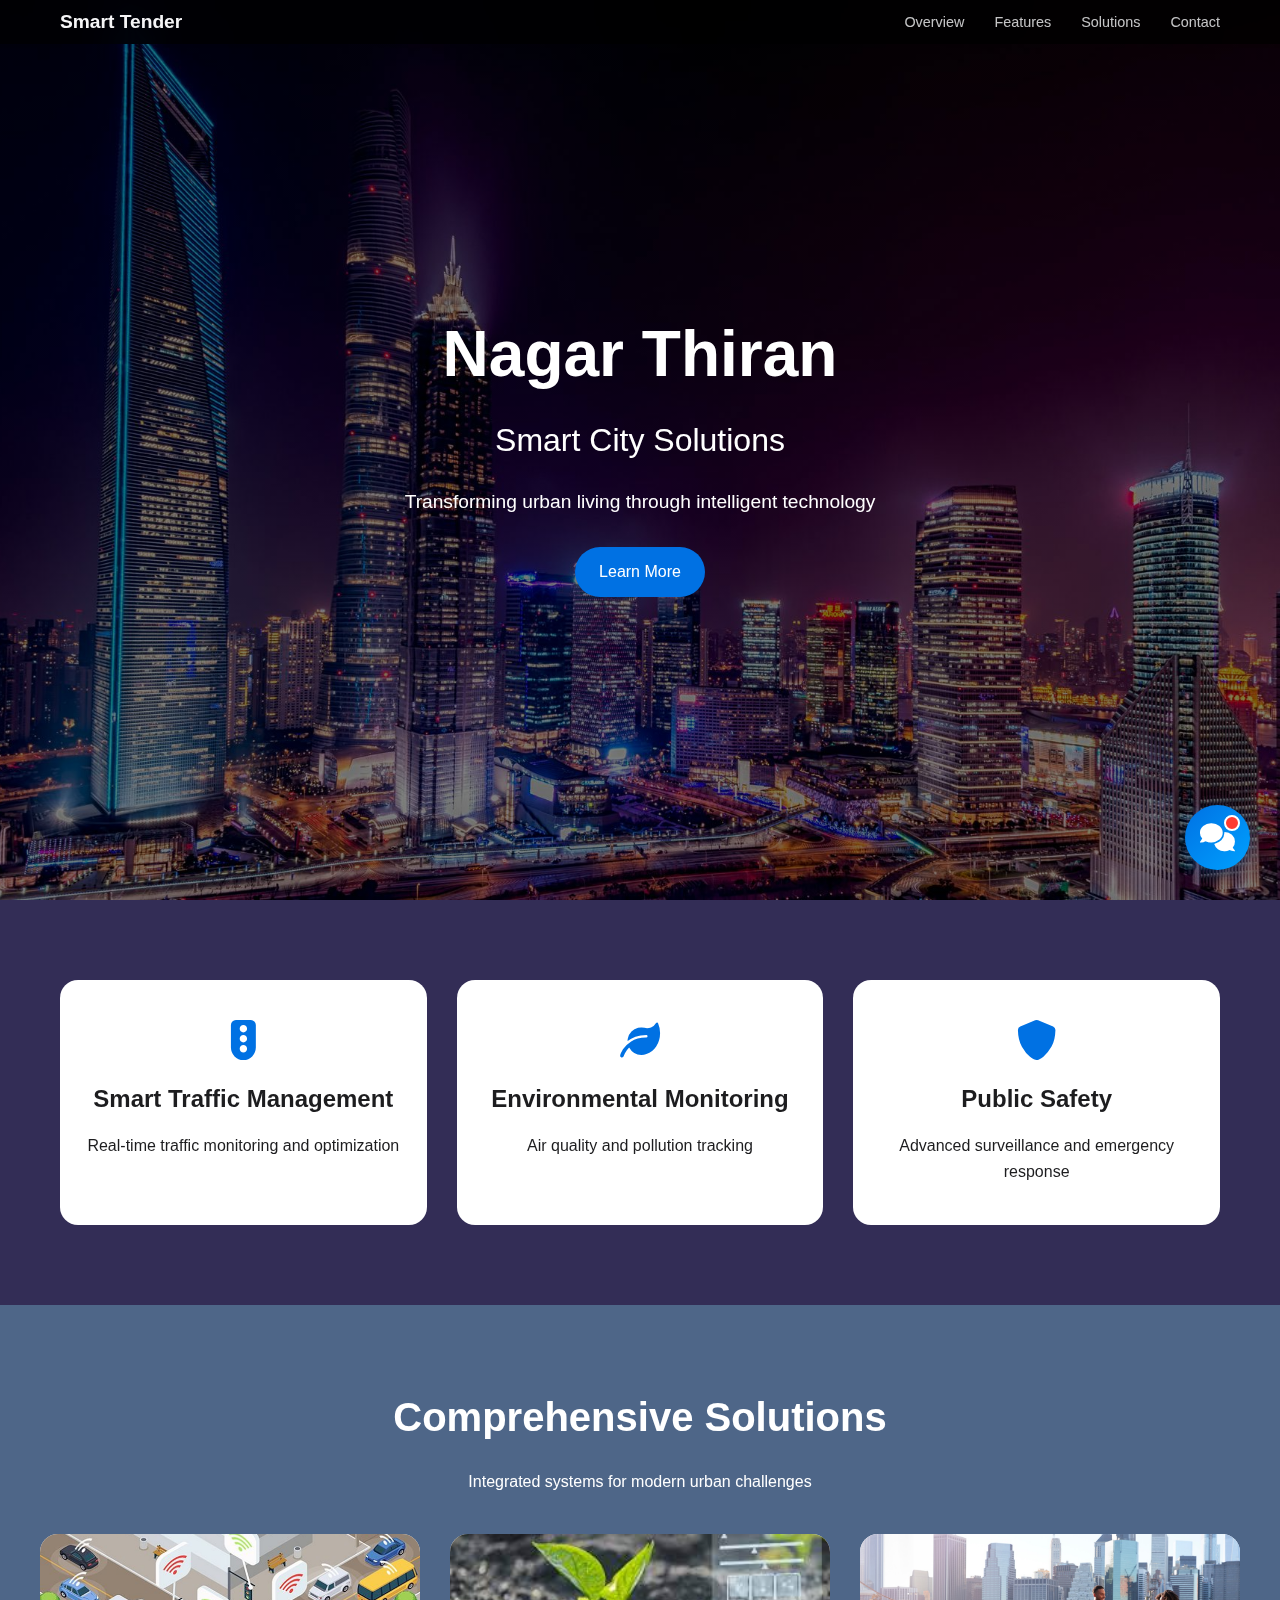
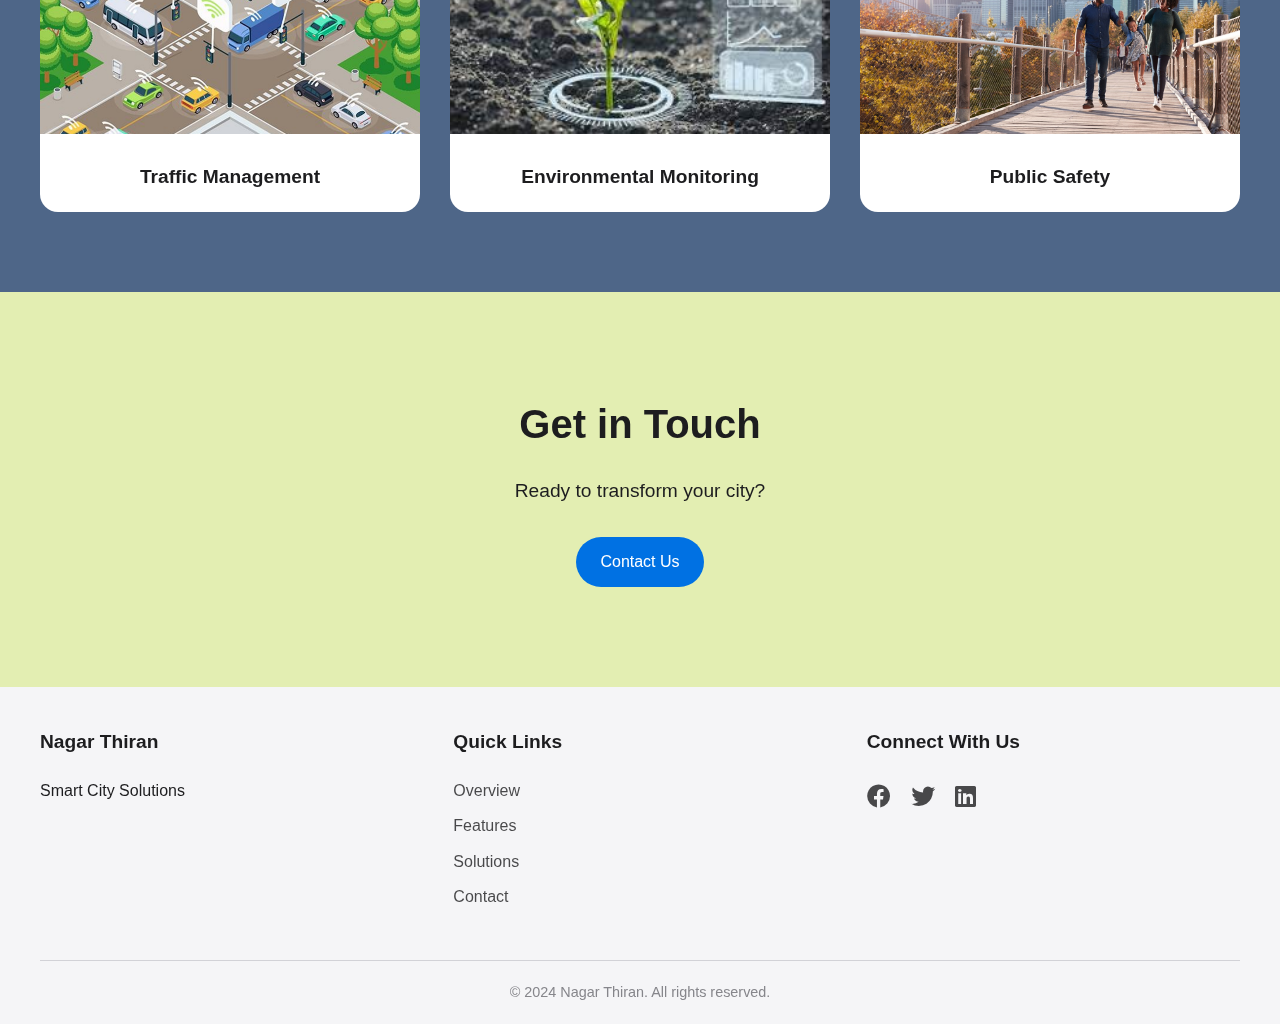
<file: index.html>
<!DOCTYPE html>
<html lang="en">
<head>
    <meta charset="UTF-8">
    <meta name="viewport" content="width=device-width, initial-scale=1.0">
    <title>Nagar Thiran - Smart City Solutions</title>
    <link rel="stylesheet" href="styles.css">
    <link rel="stylesheet" href="https://cdnjs.cloudflare.com/ajax/libs/font-awesome/6.0.0/css/all.min.css">
</head>
<body>
    <!-- Navigation -->
    <nav class="nav-wrapper">
        <div class="nav-content">
            <a href="#" class="logo">Smart Tender</a>
            <ul class="nav-links">
                <li><a href="#overview">Overview</a></li>
                <li><a href="#features">Features</a></li>
                <li><a href="#solutions">Solutions</a></li>
                <li><a href="#contact">Contact</a></li>
            </ul>
        </div>
    </nav>

    <!-- Hero Section -->
    <section class="hero">
        <div class="hero-content">
            <h1>Nagar Thiran</h1>
            <h2>Smart City Solutions</h2>
            <p>Transforming urban living through intelligent technology</p>
            <a href="#learn-more" class="cta-button">Learn More</a>
        </div>
    </section>

    <!-- Features Grid -->
    <section class="features-grid">
        <div class="feature-card">
            <i class="fas fa-traffic-light"></i>
            <h3>Smart Traffic Management</h3>
            <p>Real-time traffic monitoring and optimization</p>
        </div>
        <div class="feature-card">
            <i class="fas fa-leaf"></i>
            <h3>Environmental Monitoring</h3>
            <p>Air quality and pollution tracking</p>
        </div>
        <div class="feature-card">
            <i class="fas fa-shield-alt"></i>
            <h3>Public Safety</h3>
            <p>Advanced surveillance and emergency response</p>
        </div>
    </section>

    <!-- Solutions Section -->
    <section class="solutions">
        <div class="solution-content">
            <h2 style="color: white;">Comprehensive Solutions</h2>
            <p style="color: white;">Integrated systems for modern urban challenges</p>
            <div class="solution-grid">
                <div class="solution-item">
                    <img src="images/traffic.jpg" alt="Traffic Management">
                    <h3>Traffic Management</h3>
                </div>
                <div class="solution-item">
                    <img src="images/environment.jpeg" alt="Environmental Monitoring">
                    <h3>Environmental Monitoring</h3>
                </div>
                <div class="solution-item">
                    <img src="images/safety.jpg" alt="Public Safety">
                    <h3>Public Safety</h3>
                </div>
            </div>
        </div>
    </section>

    <!-- Contact Section -->
    <section class="contact">
        <div class="contact-content">
            <h2>Get in Touch</h2>
            <p>Ready to transform your city?</p>
            <a href="#contact-form" class="cta-button">Contact Us</a>
        </div>
    </section>

    <!-- Footer -->
    <footer>
        <div class="footer-content">
            <div class="footer-section">
                <h4>Nagar Thiran</h4>
                <p>Smart City Solutions</p>
            </div>
            <div class="footer-section">
                <h4>Quick Links</h4>
                <ul>
                    <li><a href="#overview">Overview</a></li>
                    <li><a href="#features">Features</a></li>
                    <li><a href="#solutions">Solutions</a></li>
                    <li><a href="#contact">Contact</a></li>
                </ul>
            </div>
            <div class="footer-section">
                <h4>Connect With Us</h4>
                <div class="social-links">
                    <a href="#"><i class="fab fa-facebook"></i></a>
                    <a href="#"><i class="fab fa-twitter"></i></a>
                    <a href="#"><i class="fab fa-linkedin"></i></a>
                </div>
            </div>
        </div>
        <div class="footer-bottom">
            <p>&copy; 2024 Nagar Thiran. All rights reserved.</p>
        </div>
    </footer>

    <!-- Chatbot Icon and Interface -->
    <div class="chatbot-container">
        <div class="chatbot-icon">
            <a href="#" class="chatbot-button" onclick="toggleChat()">
                <i class="fas fa-comments"></i>
            </a>
        </div>
        <div class="chatbot-interface" id="chatbot-interface">
            <div class="chatbot-header">
                <h3>NagarTiran AI Assistant</h3>
                <button class="close-button" onclick="toggleChat()">
                    <i class="fas fa-times"></i>
                </button>
            </div>
            <iframe
                src="https://www.chatbase.co/chatbot-iframe/b0SBKaO7w-11dHAyxvKvQ"
                frameborder="0"
                width="100%"
                height="500px"
                class="chatbot-frame"
            ></iframe>
        </div>
    </div>

    <script>
        function toggleChat() {
            const chatInterface = document.getElementById('chatbot-interface');
            chatInterface.classList.toggle('active');
        }
    </script>
</body>
</html>
</file>
<file: styles.css>
/* Reset and Base Styles */
* {
    margin: 0;
    padding: 0;
    box-sizing: border-box;
}

body {
    font-family: -apple-system, BlinkMacSystemFont, 'Segoe UI', Roboto, Oxygen, Ubuntu, Cantarell, 'Open Sans', 'Helvetica Neue', sans-serif;
    line-height: 1.6;
    color: #1d1d1f;
    background-color:rgb(51, 45, 86);
}

/* Navigation */
.nav-wrapper {
    background-color: rgba(0, 0, 0, 0.8);
    backdrop-filter: saturate(180%) blur(20px);
    position: fixed;
    width: 100%;
    z-index: 1000;
}

.nav-content {
    max-width: 1200px;
    margin: 0 auto;
    padding: 0 20px;
    display: flex;
    justify-content: space-between;
    align-items: center;
    height: 44px;
}

.logo {
    color: #f5f5f7;
    text-decoration: none;
    font-size: 1.2rem;
    font-weight: 600;
}

.nav-links {
    display: flex;
    list-style: none;
}

.nav-links li {
    margin-left: 30px;
}

.nav-links a {
    color: #f5f5f7;
    text-decoration: none;
    font-size: 0.9rem;
    opacity: 0.8;
    transition: opacity 0.3s ease;
}

.nav-links a:hover {
    opacity: 1;
}

/* Hero Section */
.hero {
    height: 100vh;
    background: linear-gradient(rgba(0, 0, 0, 0.5), rgba(0, 0, 0, 0.5)), url('images/hero-bg.jpg');
    background-size: cover;
    background-position: center;
    display: flex;
    align-items: center;
    justify-content: center;
    text-align: center;
    color: #ffffff;
}

.hero-content {
    max-width: 800px;
    padding: 0 20px;
}

.hero h1 {
    font-size: 4rem;
    font-weight: 700;
    margin-bottom: 10px;
}

.hero h2 {
    font-size: 2rem;
    font-weight: 400;
    margin-bottom: 20px;
}

.hero p {
    font-size: 1.2rem;
    margin-bottom: 30px;
}

/* CTA Button */
.cta-button {
    display: inline-block;
    padding: 12px 24px;
    background-color: #0071e3;
    color: #ffffff;
    text-decoration: none;
    border-radius: 980px;
    font-size: 1rem;
    transition: background-color 0.3s ease;
}

.cta-button:hover {
    background-color: #0077ed;
}

/* Features Grid */
.features-grid {
    display: grid;
    grid-template-columns: repeat(auto-fit, minmax(300px, 1fr));
    gap: 30px;
    padding: 80px 20px;
    max-width: 1200px;
    margin: 0 auto;
}

.feature-card {
    text-align: center;
    padding: 40px 20px;
    background-color: white;
    border-radius: 18px;
    transition: transform 0.3s ease;
}

.feature-card:hover {
    transform: translateY(-5px);
}

.feature-card i {
    font-size: 2.5rem;
    color: #0071e3;
    margin-bottom: 20px;
}

.feature-card h3 {
    font-size: 1.5rem;
    margin-bottom: 15px;
}

/* Solutions Section */
.solutions {
    padding: 80px 20px;
    background-color:rgb(78, 102, 136);
}

.solution-content {
    max-width: 1200px;
    margin: 0 auto;
    text-align: center;
}

.solution-content h2 {
    font-size: 2.5rem;
    margin-bottom: 20px;
}

.solution-grid {
    display: grid;
    grid-template-columns: repeat(auto-fit, minmax(300px, 1fr));
    gap: 30px;
    margin-top: 40px;
}

.solution-item {
    background-color:white;
    border-radius: 18px;
    overflow: hidden;
    transition: transform 0.3s ease;
}

.solution-item:hover {
    transform: scale(1.02);
}

.solution-item img {
    width: 100%;
    height: 200px;
    object-fit: cover;
}

.solution-item h3 {
    padding: 20px;
    font-size: 1.2rem;
}

/* Contact Section */
.contact {
    padding: 100px 20px;
    text-align: center;
    background-color: rgb(227, 238, 178);
}

.contact-content {
    max-width: 800px;
    margin: 0 auto;
}

.contact h2 {
    font-size: 2.5rem;
    margin-bottom: 20px;
}

.contact p {
    font-size: 1.2rem;
    margin-bottom: 30px;
}

/* Footer */
footer {
    background-color: #f5f5f7;
    padding: 40px 20px 20px;
}

.footer-content {
    max-width: 1200px;
    margin: 0 auto;
    display: grid;
    grid-template-columns: repeat(auto-fit, minmax(200px, 1fr));
    gap: 40px;
}

.footer-section h4 {
    font-size: 1.2rem;
    margin-bottom: 20px;
}

.footer-section ul {
    list-style: none;
}

.footer-section ul li {
    margin-bottom: 10px;
}

.footer-section a {
    color: #1d1d1f;
    text-decoration: none;
    opacity: 0.8;
    transition: opacity 0.3s ease;
}

.footer-section a:hover {
    opacity: 1;
}

.social-links {
    display: flex;
    gap: 20px;
}

.social-links a {
    font-size: 1.5rem;
}

.footer-bottom {
    max-width: 1200px;
    margin: 40px auto 0;
    padding-top: 20px;
    border-top: 1px solid #d2d2d7;
    text-align: center;
    font-size: 0.9rem;
    color: #86868b;
}

/* Chatbot Container and Interface */
.chatbot-container {
    position: fixed;
    bottom: 30px;
    right: 30px;
    z-index: 1000;
}

.chatbot-interface {
    position: fixed;
    bottom: -30px;
    right: 30px;
    width: 400px;
    height: 600px;
    background: #ffffff;
    border-radius: 12px;
    box-shadow: 0 8px 24px rgba(0, 0, 0, 0.15);
    display: none;
    overflow: hidden;
    transition: all 0.3s ease;
}

.chatbot-interface.active {
    display: block;
}

.chatbot-header {
    display: flex;
    justify-content: space-between;
    align-items: center;
    padding: 16px 20px;
    background: #0071e3;
    color: #ffffff;
}

.chatbot-header h3 {
    margin: 0;
    font-size: 1.1rem;
    font-weight: 500;
}

.close-button {
    background: none;
    border: none;
    color: #ffffff;
    cursor: pointer;
    padding: 4px;
    font-size: 1.2rem;
    opacity: 0.8;
    transition: opacity 0.3s ease;
}

.close-button:hover {
    opacity: 1;
}

.chatbot-frame {
    border: none;
    width: 100%;
    height: calc(100% - 60px);
}

/* Update existing chatbot icon styles */
.chatbot-icon {
    position: relative;
    bottom: auto;
    right: auto;
}

.chatbot-button {
    display: flex;
    align-items: center;
    justify-content: center;
    width: 65px;
    height: 65px;
    background: linear-gradient(135deg, #0071e3, #00a1ff);
    border-radius: 50%;
    box-shadow: 0 4px 15px rgba(0, 113, 227, 0.3);
    transition: all 0.3s cubic-bezier(0.4, 0, 0.2, 1);
    text-decoration: none;
    position: relative;
    overflow: hidden;
}

.chatbot-button::before {
    content: '';
    position: absolute;
    top: 0;
    left: 0;
    width: 100%;
    height: 100%;
    background: linear-gradient(135deg, #00a1ff, #0071e3);
    opacity: 0;
    transition: opacity 0.3s ease;
}

.chatbot-button:hover {
    transform: scale(1.1) rotate(5deg);
    box-shadow: 0 6px 20px rgba(0, 113, 227, 0.4);
}

.chatbot-button:hover::before {
    opacity: 1;
}

.chatbot-button i {
    color: #ffffff;
    font-size: 28px;
    position: relative;
    z-index: 1;
    animation: pulse 2s infinite;
}

/* Pulse animation for the icon */
@keyframes pulse {
    0% {
        transform: scale(1);
    }
    50% {
        transform: scale(1.1);
    }
    100% {
        transform: scale(1);
    }
}

/* Notification dot */
.chatbot-button::after {
    content: '';
    position: absolute;
    top: 10px;
    right: 10px;
    width: 12px;
    height: 12px;
    background-color: #ff3b30;
    border-radius: 50%;
    border: 2px solid #ffffff;
    animation: blink 2s infinite;
}

@keyframes blink {
    0% {
        opacity: 1;
    }
    50% {
        opacity: 0.5;
    }
    100% {
        opacity: 1;
    }
}

/* Responsive Design */
@media (max-width: 768px) {
    .hero h1 {
        font-size: 3rem;
    }
    
    .hero h2 {
        font-size: 1.5rem;
    }
    
    .nav-links {
        display: none;
    }
    
    .features-grid,
    .solution-grid {
        grid-template-columns: 1fr;
    }
    
    .chatbot-interface {
        width: calc(100% - 40px);
        height: 500px;
        bottom: 80px;
        right: 20px;
    }
}
</file>
